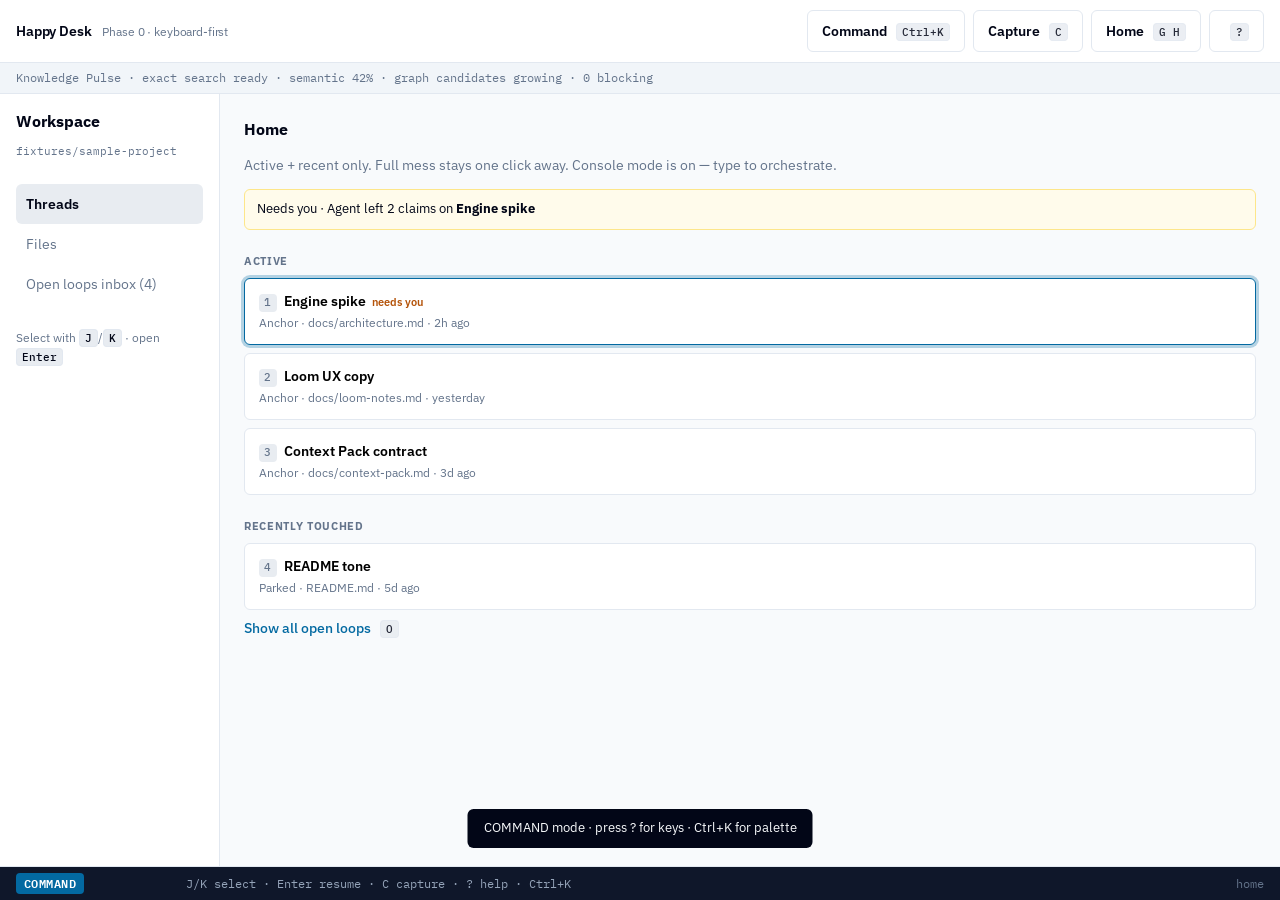
<file: prototype/kill-test-flow/index.html>
<!DOCTYPE html>
<html lang="en">
<head>
  <meta charset="UTF-8" />
  <meta name="viewport" content="width=device-width, initial-scale=1" />
  <title>Happy Desk — Kill-test flow (Phase 0)</title>
  <link rel="preconnect" href="https://fonts.googleapis.com" />
  <link rel="preconnect" href="https://fonts.gstatic.com" crossorigin />
  <link href="https://fonts.googleapis.com/css2?family=IBM+Plex+Mono:wght@400;500&family=IBM+Plex+Sans:wght@400;500;600;700&display=swap" rel="stylesheet" />
  <link rel="stylesheet" href="styles.css" />
</head>
<body>
  <a class="skip-link" href="#main-focus">Skip to main</a>
  <div class="app" id="app">
    <header class="topbar">
      <div class="brand">Happy Desk <span class="proto">Phase 0 · keyboard-first</span></div>
      <div class="top-actions">
        <button type="button" class="btn ghost" data-action="palette" title="Command palette (Ctrl+K)">
          Command <kbd>Ctrl+K</kbd>
        </button>
        <button type="button" class="btn ghost" data-action="capture" title="Capture (C)">
          Capture <kbd>C</kbd>
        </button>
        <button type="button" class="btn ghost" data-goto="home" title="Home (G H)">
          Home <kbd>G H</kbd>
        </button>
        <button type="button" class="btn ghost" data-action="help" title="Keyboard help (?)">
          <kbd>?</kbd>
        </button>
      </div>
    </header>

    <div class="pulse" id="pulse" role="status">
      Knowledge Pulse · exact search ready · semantic 42% · graph candidates growing · 0 blocking
    </div>

    <!-- HOME -->
    <section class="view" id="view-home" hidden>
      <aside class="rail">
        <h2>Workspace</h2>
        <p class="muted path">fixtures/sample-project</p>
        <ul class="nav-list">
          <li class="active">Threads</li>
          <li class="muted">Files</li>
          <li class="muted">Open loops inbox (4)</li>
        </ul>
        <p class="kbd-hint">Select with <kbd>J</kbd>/<kbd>K</kbd> · open <kbd>Enter</kbd></p>
      </aside>
      <main class="main" id="main-focus" tabindex="-1">
        <header class="main-head">
          <h1>Home</h1>
          <p class="lede">Active + recent only. Full mess stays one click away. Console mode is on — type to orchestrate.</p>
        </header>
        <div class="needs" id="needs-you">Needs you · Agent left 2 claims on <strong>Engine spike</strong></div>
        <h3 class="section-label">Active</h3>
        <ul class="thread-list" id="active-threads" role="listbox" aria-label="Active threads"></ul>
        <h3 class="section-label">Recently touched</h3>
        <ul class="thread-list" id="recent-threads" role="listbox" aria-label="Recent threads"></ul>
        <button type="button" class="linkish" id="show-all" title="O">Show all open loops <kbd>O</kbd></button>
        <p class="hint" id="all-loops" hidden>Inbox: rewrite README tone · check BSL · ask Chrys about Weave copy · park “logo sketches”</p>
      </main>
    </section>

    <!-- WORKSPACE -->
    <section class="view workspace" id="view-work" hidden>
      <aside class="rail">
        <button type="button" class="linkish back" data-goto="home" title="G H">← Threads <kbd>G H</kbd></button>
        <h2 id="thread-title">Thread</h2>
        <p class="muted" id="thread-meta"></p>
        <ul class="nav-list">
          <li class="active">Source</li>
          <li class="muted">Structure</li>
          <li class="muted">Neighborhood</li>
        </ul>
        <div class="shelf">
          <button type="button" class="btn ghost small" data-action="capture" title="C">Capture <kbd>C</kbd></button>
          <button type="button" class="btn ghost small" data-action="weave" title="W">Weave <kbd>W</kbd></button>
          <button type="button" class="btn primary small" data-goto="pack" title="A">Act <kbd>A</kbd></button>
        </div>
        <p class="kbd-hint"><kbd>I</kbd> insert · <kbd>Esc</kbd> command · <kbd>1</kbd><kbd>2</kbd><kbd>3</kbd> tabs</p>
      </aside>
      <main class="main editor-pane">
        <div class="away" id="while-away" hidden></div>
        <div class="editor" id="editor">
          <div class="gutter" aria-hidden="true"></div>
          <article contenteditable="true" spellcheck="false" id="editor-body" aria-label="Source editor"></article>
        </div>
        <div class="weave-dock" id="weave-dock" hidden role="region" aria-label="Weave peek">
          <header>
            <strong>Weave</strong>
            <span class="muted">focus: current paragraph</span>
            <button type="button" class="icon-btn" data-action="close-weave" aria-label="Close Weave">Esc</button>
          </header>
          <div class="weave-cols">
            <div>
              <h4>Woven · connected now</h4>
              <ul id="woven-list"></ul>
            </div>
            <div>
              <h4>Likely · may connect</h4>
              <ul id="likely-list"></ul>
            </div>
          </div>
        </div>
      </main>
      <aside class="lens" id="lens">
        <div class="tabs" role="tablist">
          <button type="button" class="tab" role="tab" data-tab="why" title="1">Why <kbd>1</kbd></button>
          <button type="button" class="tab" role="tab" data-tab="weave" title="2">Weave <kbd>2</kbd></button>
          <button type="button" class="tab active" role="tab" data-tab="pack" title="3">Pack <kbd>3</kbd></button>
        </div>
        <div class="tab-panel" id="panel-why" hidden role="tabpanel">
          <p class="muted">Select a pack candidate (<kbd>J</kbd>/<kbd>K</kbd> in Pack) to see score components.</p>
          <div id="why-body"></div>
        </div>
        <div class="tab-panel" id="panel-weave" hidden role="tabpanel">
          <p class="muted">Same bands as the dock.</p>
          <button type="button" class="btn ghost small" data-action="weave">Open Weave peek <kbd>W</kbd></button>
        </div>
        <div class="tab-panel" id="panel-pack" role="tabpanel">
          <div class="budget">Budget <strong>6 / 12</strong> items · ~3.2k tokens</div>
          <ul class="pack-list" id="pack-list" role="listbox" aria-label="Pack candidates"></ul>
          <div class="lens-actions">
            <button type="button" class="btn primary" data-goto="review" title="Ctrl+Enter">
              Freeze pack &amp; run <kbd>Ctrl+Enter</kbd>
            </button>
          </div>
        </div>
      </aside>
    </section>

    <!-- REVIEW -->
    <section class="view" id="view-review" hidden>
      <aside class="rail">
        <button type="button" class="linkish back" data-goto="work" title="Esc">← Thread <kbd>Esc</kbd></button>
        <h2>Review</h2>
        <p class="muted">File diff primary · knowledge selective</p>
        <p class="kbd-hint"><kbd>G H</kbd> Home · <kbd>R</kbd> resume Thread</p>
      </aside>
      <main class="main review-grid">
        <section>
          <h3>Files</h3>
          <pre class="diff">+ src/index.rs
+ .happy-desk/objects/decision-embedded-index.md
  M docs/architecture.md</pre>
          <label class="check"><input type="checkbox" checked id="accept-files" /> Accept file changes</label>
        </section>
        <section>
          <h3>Knowledge <span class="badge">high-impact</span></h3>
          <ul class="kdiff">
            <li><strong>New Decision</strong> use embedded index — <em>proposed</em>
              <div class="row-actions">
                <button type="button" class="btn ghost small" data-action="accept-knowledge">Accept <kbd>Y</kbd></button>
                <button type="button" class="btn ghost small" data-action="keep-proposed">Keep proposed <kbd>N</kbd></button>
              </div>
            </li>
            <li class="collapsed">N low-confidence proposals — ignore / review queue</li>
          </ul>
          <p class="hint">Accepting files does not launder inferences into packs.</p>
        </section>
        <footer class="review-foot">
          <button type="button" class="btn ghost" data-goto="home">Home <kbd>G H</kbd></button>
          <button type="button" class="btn primary" data-goto="work">Resume Thread <kbd>R</kbd></button>
        </footer>
      </main>
    </section>

    <footer class="statusline" id="statusline" aria-live="polite">
      <span class="mode" id="status-mode">COMMAND</span>
      <span class="chord" id="status-chord"></span>
      <span class="hints" id="status-hints"></span>
      <span class="view-name" id="status-view">home</span>
    </footer>

    <div class="toast" id="toast" hidden role="status"></div>
  </div>

  <!-- Command palette -->
  <div class="overlay" id="palette" hidden>
    <div class="palette" role="dialog" aria-modal="true" aria-label="Command palette">
      <div class="palette-head">
        <span class="muted">Command</span>
        <kbd>Ctrl+K</kbd>
      </div>
      <input type="text" id="palette-input" placeholder="Type a command…" autocomplete="off" spellcheck="false" />
      <ul id="palette-list" role="listbox"></ul>
      <p class="palette-foot muted"><kbd>↑↓</kbd> move · <kbd>Enter</kbd> run · <kbd>Esc</kbd> close</p>
    </div>
  </div>

  <!-- Help -->
  <div class="overlay" id="help" hidden>
    <div class="help-card" role="dialog" aria-modal="true" aria-labelledby="help-title">
      <header>
        <h2 id="help-title">Keyboard orchestration</h2>
        <button type="button" class="icon-btn" data-action="close-help" aria-label="Close help">Esc</button>
      </header>
      <p class="lede">Two modes, console-style: <strong>COMMAND</strong> orchestrates the desk; <strong>INSERT</strong> writes in Source. <kbd>Esc</kbd> leaves insert; <kbd>I</kbd> enters it.</p>
      <div class="help-grid">
        <section>
          <h3>Global</h3>
          <dl>
            <div><dt><kbd>Ctrl+K</kbd></dt><dd>Command palette</dd></div>
            <div><dt><kbd>?</kbd></dt><dd>This help</dd></div>
            <div><dt><kbd>G</kbd> then <kbd>H</kbd></dt><dd>Go Home</dd></div>
            <div><dt><kbd>C</kbd></dt><dd>Capture → Open Loop</dd></div>
            <div><dt><kbd>Esc</kbd></dt><dd>Close overlay / Weave / leave insert</dd></div>
          </dl>
        </section>
        <section>
          <h3>Home</h3>
          <dl>
            <div><dt><kbd>J</kbd> / <kbd>K</kbd></dt><dd>Next / previous Thread</dd></div>
            <div><dt><kbd>Enter</kbd></dt><dd>Resume Thread</dd></div>
            <div><dt><kbd>1</kbd>–<kbd>4</kbd></dt><dd>Jump to Thread by index</dd></div>
            <div><dt><kbd>O</kbd></dt><dd>Toggle all open loops</dd></div>
          </dl>
        </section>
        <section>
          <h3>Thread / Source</h3>
          <dl>
            <div><dt><kbd>I</kbd></dt><dd>Insert (edit)</dd></div>
            <div><dt><kbd>W</kbd></dt><dd>Weave peek</dd></div>
            <div><dt><kbd>A</kbd> or <kbd>3</kbd></dt><dd>Act / Pack tab</dd></div>
            <div><dt><kbd>1</kbd> <kbd>2</kbd> <kbd>3</kbd></dt><dd>Why / Weave / Pack</dd></div>
            <div><dt><kbd>J</kbd> <kbd>K</kbd></dt><dd>Pack candidates (in Pack)</dd></div>
            <div><dt><kbd>Ctrl+Enter</kbd></dt><dd>Freeze pack &amp; run</dd></div>
          </dl>
        </section>
        <section>
          <h3>Review</h3>
          <dl>
            <div><dt><kbd>Y</kbd> / <kbd>N</kbd></dt><dd>Accept / keep knowledge proposed</dd></div>
            <div><dt><kbd>R</kbd></dt><dd>Resume this Thread</dd></div>
            <div><dt><kbd>G H</kbd></dt><dd>Home (switch Thread)</dd></div>
          </dl>
        </section>
      </div>
    </div>
  </div>

  <script src="app.js"></script>
</body>
</html>
</file>
<file: prototype/kill-test-flow/styles.css>
:root {
  --color-background: #f8fafc;
  --color-foreground: #020617;
  --color-surface: #ffffff;
  --color-muted: #e8ecf1;
  --color-muted-foreground: #64748b;
  --color-border: #e2e8f0;
  --color-primary: #0369a1;
  --color-on-primary: #ffffff;
  --color-ring: #0369a1;
  --color-warning: #b45309;
  --space-xs: 4px;
  --space-sm: 8px;
  --space-md: 16px;
  --space-lg: 24px;
  --font-sans: "IBM Plex Sans", system-ui, sans-serif;
  --font-mono: "IBM Plex Mono", ui-monospace, monospace;
  --radius: 6px;
  --rail-w: 220px;
  --lens-w: 300px;
}

*,
*::before,
*::after {
  box-sizing: border-box;
}

html,
body {
  margin: 0;
  height: 100%;
  font-family: var(--font-sans);
  font-size: 14px;
  line-height: 1.45;
  color: var(--color-foreground);
  background: var(--color-background);
}

button,
[contenteditable] {
  font: inherit;
}

.app {
  display: flex;
  flex-direction: column;
  min-height: 100%;
}

.topbar {
  display: flex;
  align-items: center;
  justify-content: space-between;
  gap: var(--space-md);
  padding: 10px var(--space-md);
  border-bottom: 1px solid var(--color-border);
  background: var(--color-surface);
}

.brand {
  font-weight: 600;
  letter-spacing: -0.01em;
}

.proto {
  margin-left: var(--space-sm);
  font-weight: 400;
  font-size: 12px;
  color: var(--color-muted-foreground);
}

.top-actions {
  display: flex;
  gap: var(--space-sm);
}

.pulse {
  padding: 6px var(--space-md);
  font-size: 12px;
  font-family: var(--font-mono);
  color: var(--color-muted-foreground);
  border-bottom: 1px solid var(--color-border);
  background: #f1f5f9;
}

.view {
  display: grid;
  grid-template-columns: var(--rail-w) 1fr;
  flex: 1;
  min-height: 0;
}

.view.workspace {
  grid-template-columns: var(--rail-w) 1fr var(--lens-w);
}

.view[hidden] {
  display: none !important;
}

.rail,
.lens {
  border-right: 1px solid var(--color-border);
  background: var(--color-surface);
  padding: var(--space-md);
  overflow: auto;
}

.lens {
  border-right: none;
  border-left: 1px solid var(--color-border);
}

.rail h2,
.main-head h1 {
  margin: 0 0 var(--space-sm);
  font-size: 16px;
}

.lede,
.muted,
.hint {
  color: var(--color-muted-foreground);
}

.path {
  font-family: var(--font-mono);
  font-size: 11px;
  word-break: break-all;
}

.nav-list {
  list-style: none;
  padding: 0;
  margin: var(--space-lg) 0;
}

.nav-list li {
  padding: 8px 10px;
  border-radius: var(--radius);
  min-height: 40px;
  display: flex;
  align-items: center;
}

.nav-list li.active {
  background: var(--color-muted);
  font-weight: 600;
}

.main {
  padding: var(--space-lg);
  overflow: auto;
}

.section-label {
  margin: var(--space-lg) 0 var(--space-sm);
  font-size: 11px;
  text-transform: uppercase;
  letter-spacing: 0.06em;
  color: var(--color-muted-foreground);
}

.needs {
  padding: 10px 12px;
  border: 1px solid #fde68a;
  background: #fffbeb;
  border-radius: var(--radius);
  font-size: 13px;
}

.thread-list {
  list-style: none;
  padding: 0;
  margin: 0;
  display: flex;
  flex-direction: column;
  gap: var(--space-sm);
}

.thread-row {
  display: block;
  width: 100%;
  text-align: left;
  padding: 12px 14px;
  border: 1px solid var(--color-border);
  border-radius: var(--radius);
  background: var(--color-surface);
  cursor: pointer;
  min-height: 44px;
  transition: border-color 150ms ease-out, background 150ms ease-out;
}

.thread-row:hover,
.thread-row:focus-visible {
  border-color: var(--color-primary);
  outline: none;
  box-shadow: 0 0 0 3px color-mix(in srgb, var(--color-ring) 28%, transparent);
}

.thread-row .title {
  font-weight: 600;
  display: block;
}

.thread-row .meta {
  font-size: 12px;
  color: var(--color-muted-foreground);
  margin-top: 2px;
}

.badge-need {
  display: inline-block;
  margin-left: 6px;
  font-size: 11px;
  font-weight: 600;
  color: var(--color-warning);
}

.btn {
  border: 1px solid transparent;
  border-radius: var(--radius);
  padding: 10px 14px;
  min-height: 40px;
  cursor: pointer;
  font-weight: 600;
  transition: background 150ms ease-out, border-color 150ms ease-out;
}

.btn.primary {
  background: var(--color-primary);
  color: var(--color-on-primary);
}

.btn.primary:hover {
  filter: brightness(1.05);
}

.btn.ghost {
  background: transparent;
  border-color: var(--color-border);
  color: var(--color-foreground);
}

.btn.ghost:hover {
  background: var(--color-muted);
}

.btn.small {
  padding: 6px 10px;
  min-height: 36px;
  font-size: 13px;
}

.btn:focus-visible,
.tab:focus-visible,
.linkish:focus-visible,
.icon-btn:focus-visible {
  outline: none;
  box-shadow: 0 0 0 3px color-mix(in srgb, var(--color-ring) 35%, transparent);
}

.linkish {
  background: none;
  border: none;
  color: var(--color-primary);
  cursor: pointer;
  padding: 8px 0;
  font-weight: 500;
}

.shelf {
  display: flex;
  flex-wrap: wrap;
  gap: var(--space-sm);
  margin-top: var(--space-lg);
}

.editor-pane {
  display: flex;
  flex-direction: column;
  padding: 0;
  min-width: 0;
}

.away {
  margin: var(--space-md) var(--space-lg) 0;
  padding: 8px 12px;
  border-radius: var(--radius);
  background: #eff6ff;
  border: 1px solid #bfdbfe;
  font-size: 13px;
}

.editor {
  display: grid;
  grid-template-columns: 28px 1fr;
  flex: 1;
  min-height: 220px;
  margin: var(--space-md) var(--space-lg);
  border: 1px solid var(--color-border);
  border-radius: var(--radius);
  background: var(--color-surface);
}

.gutter {
  background: #f1f5f9;
  border-right: 1px solid var(--color-border);
}

#editor-body {
  padding: var(--space-md);
  outline: none;
  max-width: 42rem;
  line-height: 1.55;
}

#editor-body p {
  margin: 0 0 0.85em;
}

.weave-dock {
  margin: 0 var(--space-lg) var(--space-md);
  border: 1px dashed var(--color-border);
  border-radius: var(--radius);
  background: var(--color-surface);
  padding: var(--space-md);
}

.weave-dock header {
  display: flex;
  align-items: center;
  gap: var(--space-sm);
  margin-bottom: var(--space-sm);
}

.weave-dock header .muted {
  flex: 1;
  font-size: 12px;
}

.weave-cols {
  display: grid;
  grid-template-columns: 1fr 1fr;
  gap: var(--space-md);
}

.weave-cols h4 {
  margin: 0 0 var(--space-sm);
  font-size: 11px;
  text-transform: uppercase;
  letter-spacing: 0.05em;
  color: var(--color-muted-foreground);
}

.weave-cols ul {
  list-style: none;
  padding: 0;
  margin: 0;
}

.weave-cols li {
  padding: 8px 10px;
  border-left: 3px solid var(--color-primary);
  background: var(--color-muted);
  margin-bottom: var(--space-sm);
  font-size: 13px;
  border-radius: 0 var(--radius) var(--radius) 0;
}

.weave-cols li.likely {
  border-left-style: dashed;
  border-left-color: var(--color-muted-foreground);
}

.icon-btn {
  border: 1px solid var(--color-border);
  background: var(--color-surface);
  border-radius: var(--radius);
  padding: 4px 8px;
  cursor: pointer;
  font-family: var(--font-mono);
  font-size: 11px;
}

.tabs {
  display: flex;
  gap: 2px;
  margin-bottom: var(--space-md);
  border-bottom: 1px solid var(--color-border);
}

.tab {
  flex: 1;
  border: none;
  background: transparent;
  padding: 10px 8px;
  cursor: pointer;
  color: var(--color-muted-foreground);
  font-weight: 500;
  border-bottom: 2px solid transparent;
  margin-bottom: -1px;
}

.tab.active {
  color: var(--color-foreground);
  border-bottom-color: var(--color-primary);
  font-weight: 600;
}

.budget {
  font-family: var(--font-mono);
  font-size: 12px;
  margin-bottom: var(--space-md);
  color: var(--color-muted-foreground);
}

.pack-list {
  list-style: none;
  padding: 0;
  margin: 0 0 var(--space-md);
}

.pack-list li {
  display: flex;
  flex-direction: column;
  gap: 4px;
  padding: 10px;
  border: 1px solid var(--color-border);
  border-radius: var(--radius);
  margin-bottom: var(--space-sm);
  cursor: pointer;
}

.pack-list li.pinned {
  border-color: var(--color-primary);
  background: #f0f9ff;
}

.pack-list li .why {
  font-size: 11px;
  color: var(--color-muted-foreground);
  font-family: var(--font-mono);
}

.lens-actions {
  position: sticky;
  bottom: 0;
  padding-top: var(--space-sm);
  background: var(--color-surface);
}

.review-grid {
  display: grid;
  grid-template-columns: 1fr 1fr;
  gap: var(--space-lg);
  align-content: start;
}

.review-grid h3 {
  margin-top: 0;
}

.diff {
  background: #0f172a;
  color: #e2e8f0;
  padding: var(--space-md);
  border-radius: var(--radius);
  font-family: var(--font-mono);
  font-size: 12px;
  overflow: auto;
}

.kdiff {
  list-style: none;
  padding: 0;
}

.kdiff li {
  padding: 12px;
  border: 1px solid var(--color-border);
  border-radius: var(--radius);
  margin-bottom: var(--space-sm);
}

.kdiff li.collapsed {
  color: var(--color-muted-foreground);
  font-size: 13px;
}

.row-actions {
  display: flex;
  gap: var(--space-sm);
  margin-top: var(--space-sm);
}

.badge {
  font-size: 11px;
  font-weight: 600;
  color: var(--color-primary);
}

.check {
  display: flex;
  align-items: center;
  gap: var(--space-sm);
  margin-top: var(--space-md);
}

.review-foot {
  grid-column: 1 / -1;
  display: flex;
  gap: var(--space-sm);
  justify-content: flex-end;
  padding-top: var(--space-md);
  border-top: 1px solid var(--color-border);
}

.toast {
  position: fixed;
  bottom: 52px;
  left: 50%;
  transform: translateX(-50%);
  background: var(--color-foreground);
  color: var(--color-background);
  padding: 10px 16px;
  border-radius: var(--radius);
  font-size: 13px;
  z-index: 40;
}

.skip-link {
  position: absolute;
  left: -999px;
  top: 0;
  background: var(--color-primary);
  color: var(--color-on-primary);
  padding: 8px 12px;
  z-index: 100;
}

.skip-link:focus {
  left: 8px;
  top: 8px;
}

kbd {
  font-family: var(--font-mono);
  font-size: 11px;
  font-weight: 500;
  padding: 1px 5px;
  border: 1px solid var(--color-border);
  border-radius: 4px;
  background: var(--color-muted);
  color: var(--color-foreground);
  white-space: nowrap;
}

.btn kbd,
.tab kbd,
.linkish kbd {
  margin-left: 6px;
  opacity: 0.85;
}

.kbd-hint {
  margin-top: var(--space-lg);
  font-size: 12px;
  color: var(--color-muted-foreground);
  line-height: 1.6;
}

.thread-row.selected,
.pack-list li.selected {
  border-color: var(--color-primary);
  box-shadow: 0 0 0 3px color-mix(in srgb, var(--color-ring) 28%, transparent);
}

.thread-row .idx {
  display: inline-flex;
  align-items: center;
  justify-content: center;
  min-width: 1.25rem;
  height: 1.25rem;
  margin-right: 4px;
  font-family: var(--font-mono);
  font-size: 11px;
  font-weight: 500;
  color: var(--color-muted-foreground);
  background: var(--color-muted);
  border-radius: 4px;
}

.statusline {
  display: flex;
  align-items: center;
  gap: var(--space-md);
  padding: 6px var(--space-md);
  border-top: 1px solid var(--color-border);
  background: #0f172a;
  color: #e2e8f0;
  font-family: var(--font-mono);
  font-size: 12px;
  min-height: 32px;
}

.statusline .mode {
  font-weight: 600;
  padding: 2px 8px;
  border-radius: 4px;
  background: #0369a1;
  color: #fff;
  letter-spacing: 0.04em;
}

.statusline .mode.insert {
  background: #b45309;
}

.statusline .chord {
  color: #fbbf24;
  min-width: 5rem;
}

.statusline .hints {
  flex: 1;
  color: #94a3b8;
  overflow: hidden;
  text-overflow: ellipsis;
  white-space: nowrap;
}

.statusline .view-name {
  color: #64748b;
}

.overlay {
  position: fixed;
  inset: 0;
  background: rgba(15, 23, 42, 0.45);
  display: flex;
  align-items: flex-start;
  justify-content: center;
  padding-top: 12vh;
  z-index: 50;
}

.overlay[hidden] {
  display: none !important;
}

.palette {
  width: min(520px, 92vw);
  background: var(--color-surface);
  border: 1px solid var(--color-border);
  border-radius: 8px;
  box-shadow: 0 12px 40px rgba(15, 23, 42, 0.18);
  overflow: hidden;
}

.palette-head {
  display: flex;
  justify-content: space-between;
  align-items: center;
  padding: 10px 14px 0;
  font-size: 12px;
}

#palette-input {
  width: 100%;
  border: none;
  border-bottom: 1px solid var(--color-border);
  padding: 14px 16px;
  font-size: 16px;
  outline: none;
  background: transparent;
}

#palette-list {
  list-style: none;
  margin: 0;
  padding: 6px;
  max-height: 280px;
  overflow: auto;
}

#palette-list li {
  display: flex;
  justify-content: space-between;
  align-items: center;
  gap: var(--space-md);
  padding: 10px 12px;
  border-radius: var(--radius);
  cursor: pointer;
  min-height: 40px;
}

#palette-list li.selected,
#palette-list li:hover {
  background: var(--color-muted);
}

.palette-foot {
  padding: 8px 14px 12px;
  font-size: 12px;
  margin: 0;
}

.help-card {
  width: min(720px, 94vw);
  max-height: 80vh;
  overflow: auto;
  background: var(--color-surface);
  border: 1px solid var(--color-border);
  border-radius: 8px;
  padding: var(--space-lg);
  box-shadow: 0 12px 40px rgba(15, 23, 42, 0.18);
}

.help-card header {
  display: flex;
  align-items: center;
  justify-content: space-between;
  gap: var(--space-md);
  margin-bottom: var(--space-sm);
}

.help-card h2 {
  margin: 0;
  font-size: 18px;
}

.help-grid {
  display: grid;
  grid-template-columns: 1fr 1fr;
  gap: var(--space-lg);
  margin-top: var(--space-md);
}

.help-grid h3 {
  margin: 0 0 var(--space-sm);
  font-size: 12px;
  text-transform: uppercase;
  letter-spacing: 0.06em;
  color: var(--color-muted-foreground);
}

.help-grid dl {
  margin: 0;
}

.help-grid dl > div {
  display: grid;
  grid-template-columns: 7.5rem 1fr;
  gap: var(--space-sm);
  align-items: baseline;
  padding: 6px 0;
  border-bottom: 1px solid var(--color-border);
  font-size: 13px;
}

.help-grid dt {
  margin: 0;
}

.help-grid dd {
  margin: 0;
  color: var(--color-muted-foreground);
}

.app {
  padding-bottom: 0;
}

@media (max-width: 960px) {
  .view.workspace {
    grid-template-columns: 1fr;
  }

  .rail,
  .lens {
    border: none;
    border-bottom: 1px solid var(--color-border);
  }

  .review-grid,
  .weave-cols,
  .help-grid {
    grid-template-columns: 1fr;
  }
}
</file>
